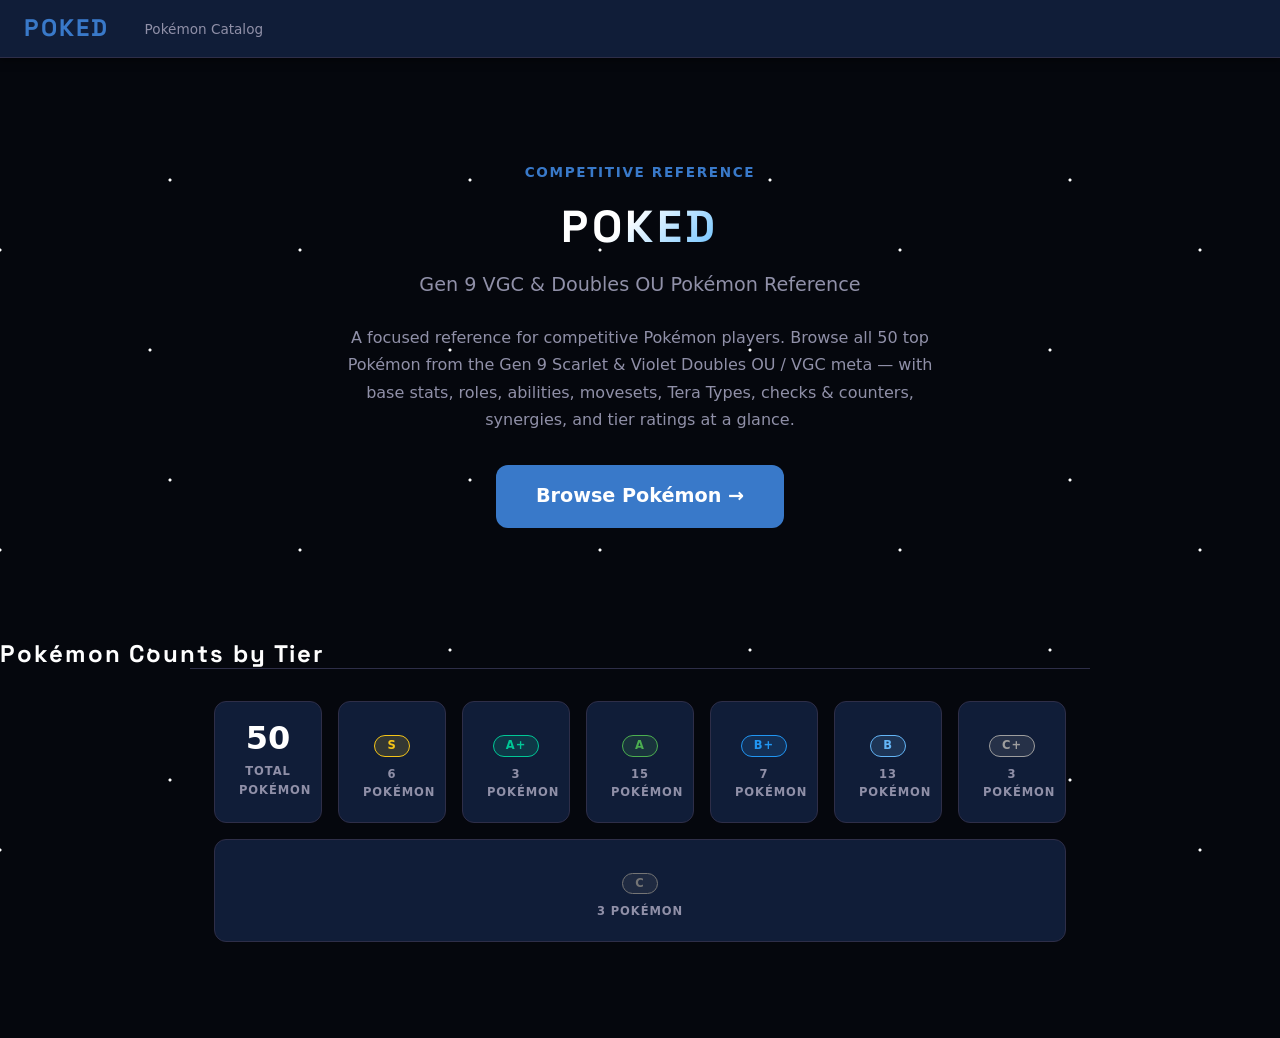
<file: index.html>
<!DOCTYPE html>
<html lang="en">
<head>
  <meta charset="UTF-8" />
  <meta name="viewport" content="width=device-width, initial-scale=1.0" />
  <meta name="description" content="POKED — Gen 9 Scarlet/Violet VGC & Doubles OU Pokémon competitive reference. Browse moves, roles, counters, synergies, and tier rankings." />
  <title>POKED — Gen 9 VGC Reference</title>
  <link rel="stylesheet" href="style.css" />
</head>
<body>

  <!-- ================================================================
       NAVIGATION BAR
       ================================================================ -->
  <nav class="navbar" aria-label="Site navigation">
    <div class="navbar__inner">
      <a href="index.html" class="navbar__brand" aria-label="POKED home">POKED</a>
      <ul class="navbar__links" role="list">
        <li><a href="catalog.html" class="navbar__link">Pokémon Catalog</a></li>
      </ul>
    </div>
  </nav>

  <!-- ================================================================
       MAIN CONTENT
       ================================================================ -->
  <main class="page-main">

    <!-- Hero / landing section -->
    <section class="hero" aria-labelledby="hero-title">
      <p class="hero__eyebrow">Competitive Reference</p>
      <h1 class="hero__title" id="hero-title">POKED</h1>
      <p class="hero__subtitle">Gen 9 VGC &amp; Doubles OU Pokémon Reference</p>
      <p class="hero__desc">
        A focused reference for competitive Pokémon players. Browse all 50 top Pokémon
        from the Gen 9 Scarlet &amp; Violet Doubles OU / VGC meta — with base stats,
        roles, abilities, movesets, Tera Types, checks &amp; counters, synergies, and
        tier ratings at a glance.
      </p>
      <div class="hero__cta">
        <a href="catalog.html" class="btn btn--primary btn--lg">
          Browse Pokémon →
        </a>
      </div>
    </section>

    <!-- Quick stats section — counts computed from data.js inline script below -->
    <section aria-labelledby="stats-heading">
      <h2 id="stats-heading" class="visually-hidden">Pokémon Counts by Tier</h2>
      <div class="stats-grid" id="stats-grid">
        <!-- Populated by the inline script below -->
      </div>
    </section>

  </main>

  <!-- ================================================================
       DATA + INLINE SCRIPT
       Must come after <main> so the DOM is ready.
       ================================================================ -->
  <script src="data.js"></script>
  <script>
    /**
     * Computes tier breakdowns from POKEMON data and renders the stats grid.
     * No external dependencies — reads from the global POKEMON array in data.js.
     */
    (function renderStatsGrid() {
      const grid = document.getElementById('stats-grid');
      if (!grid) return;

      // Count Pokémon per tier
      const tierCounts = {};
      POKEMON.forEach(function(p) {
        tierCounts[p.tier] = (tierCounts[p.tier] || 0) + 1;
      });

      // Ordered list of tiers to display
      const TIERS = ['S', 'A+', 'A', 'B+', 'B', 'C+', 'C'];

      // Helper: map tier string to a CSS class suffix
      function tierClass(tier) {
        return 'tier-' + tier.toLowerCase().replace('+', '-plus');
      }

      // Build the total count card first
      const totalCard = document.createElement('div');
      totalCard.className = 'stat-card';
      totalCard.innerHTML = `
        <div class="stat-card__value">${POKEMON.length}</div>
        <div class="stat-card__label">Total Pokémon</div>
      `;
      grid.appendChild(totalCard);

      // Build one card per tier
      TIERS.forEach(function(tier) {
        const count = tierCounts[tier] || 0;
        const card = document.createElement('div');
        card.className = 'stat-card';
        card.innerHTML = `
          <div class="stat-card__value">
            <span class="tier-badge ${tierClass(tier)}">${tier}</span>
          </div>
          <div class="stat-card__label">${count} Pokémon</div>
        `;
        grid.appendChild(card);
      });
    })();
  </script>

</body>
</html>
</file>
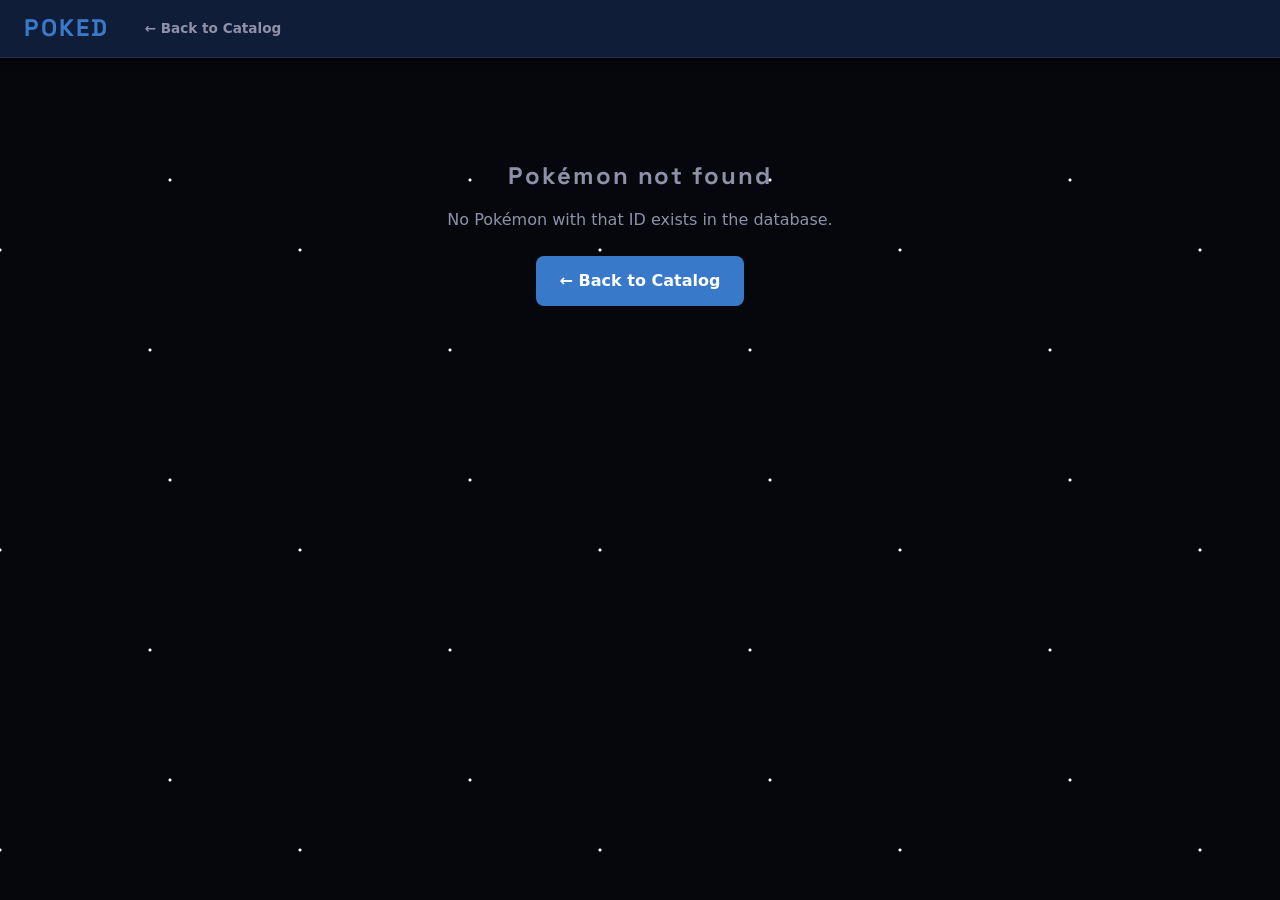
<file: detail.html>
<!DOCTYPE html>
<html lang="en">
<head>
  <meta charset="UTF-8" />
  <meta name="viewport" content="width=device-width, initial-scale=1.0" />
  <!-- Title and description are updated dynamically via JS once the Pokémon is loaded -->
  <title>Pokémon Detail — POKED</title>
  <link rel="stylesheet" href="style.css" />
</head>
<body>

  <!-- ================================================================
       NAVIGATION BAR
       ================================================================ -->
  <nav class="navbar" aria-label="Site navigation">
    <div class="navbar__inner">
      <a href="index.html" class="navbar__brand" aria-label="POKED home">POKED</a>
      <ul class="navbar__links" role="list">
        <li>
          <a href="catalog.html" class="navbar__link navbar__link--back">
            ← Back to Catalog
          </a>
        </li>
      </ul>
    </div>
  </nav>

  <!-- ================================================================
       MAIN CONTENT — populated entirely by JS below
       ================================================================ -->
  <main class="page-main" id="detail-root">
    <div class="container">
      <!-- Placeholder shown while JS is loading (should flash briefly at most) -->
      <p style="color: var(--color-text-secondary); text-align: center; padding: var(--space-16) 0;">
        Loading…
      </p>
    </div>
  </main>

  <!-- ================================================================
       DATA + DETAIL SCRIPT
       ================================================================ -->
  <script src="data.js"></script>
  <script>
    // ----------------------------------------------------------------
    // UTILITY FUNCTIONS
    // ----------------------------------------------------------------

    /**
     * tierCssClass — Converts a tier string to a CSS class suffix.
     * e.g. "A+" → "a-plus",  "S" → "s"
     */
    function tierCssClass(tier) {
      return tier.toLowerCase().replace('+', '-plus');
    }

    /**
     * typeCssClass — Converts a type name to its CSS class.
     * e.g. "Fire" → "type-fire"
     */
    function typeCssClass(type) {
      return 'type-' + type.toLowerCase();
    }

    /**
     * buildTypeBadges — Returns an HTML string of type badge <span>s.
     */
    function buildTypeBadges(types) {
      return types.map(function(t) {
        return `<span class="type-badge ${typeCssClass(t)}">${t}</span>`;
      }).join('');
    }

    /**
     * buildTierBadge — Returns an HTML string for a tier badge.
     */
    function buildTierBadge(tier) {
      return `<span class="tier-badge tier-${tierCssClass(tier)}">${tier}</span>`;
    }

    /**
     * formatId — Zero-pads a Pokémon id to 2 digits with a hash prefix.
     * e.g. 3 → "#03"
     */
    function formatId(id) {
      return '#' + String(id).padStart(2, '0');
    }

    /**
     * buildChips — Returns an HTML string of .chip elements from an array of strings.
     * @param {string[]} items
     * @param {string} [extraClass] — optional extra CSS class for each chip
     */
    function buildChips(items, extraClass) {
      return items.map(function(item) {
        const cls = extraClass ? 'chip ' + extraClass : 'chip';
        return `<span class="${cls}">${item}</span>`;
      }).join('');
    }

    /**
     * buildStatBar — Returns an HTML string for one stat row (label, value, and bar).
     * @param {string} label     — Display label (e.g. "HP")
     * @param {string} key       — CSS modifier key (e.g. "hp")
     * @param {number} value     — The stat value
     * @param {number} maxValue  — The theoretical maximum (255) for proportional width
     */
    function buildStatBar(label, key, value, maxValue) {
      const pct = Math.min(100, Math.round((value / maxValue) * 100));
      return `
        <div class="stat-row stat-row--${key}">
          <span class="stat-row__label">${label}</span>
          <span class="stat-row__value">${value}</span>
          <div class="stat-row__bar-track" aria-hidden="true">
            <div
              class="stat-row__bar-fill"
              style="width: ${pct}%;"
              title="${label}: ${value}"
            ></div>
          </div>
        </div>
      `;
    }

    /**
     * buildRoleList — Returns an HTML string of role list items.
     */
    function buildRoleList(roles) {
      return roles.map(function(role) {
        return `<div class="role-item">${role}</div>`;
      }).join('');
    }

    // ----------------------------------------------------------------
    // MAIN RENDER FUNCTION
    // Reads ?id= from the URL, finds the Pokémon, and injects the full
    // detail view into the page.
    // ----------------------------------------------------------------

    /**
     * getPokemonFromURL — Reads the ?id=N URL parameter and finds the matching
     * Pokémon object from the POKEMON array. Returns null if not found.
     */
    function getPokemonFromURL() {
      const params = new URLSearchParams(window.location.search);
      const idParam = params.get('id');
      if (!idParam) return null;

      const id = parseInt(idParam, 10);
      if (isNaN(id)) return null;

      // Find the Pokémon by its id field
      return POKEMON.find(function(p) { return p.id === id; }) || null;
    }

    /**
     * renderNotFound — Renders a friendly error when no matching Pokémon exists.
     */
    function renderNotFound() {
      const root = document.getElementById('detail-root');
      root.innerHTML = `
        <div class="container">
          <div class="detail-not-found">
            <h2>Pokémon not found</h2>
            <p style="color: var(--color-text-secondary); margin-bottom: var(--space-6);">
              No Pokémon with that ID exists in the database.
            </p>
            <a href="catalog.html" class="btn btn--primary">← Back to Catalog</a>
          </div>
        </div>
      `;
    }

    /**
     * renderDetail — Builds and injects the full Pokémon detail page HTML.
     * @param {Object} p — A Pokémon object from the POKEMON array
     */
    function renderDetail(p) {
      // Update the browser tab title
      document.title = `${p.name} — POKED`;

      // Max stat value used to scale the bar widths (Gen game max is 255)
      const STAT_MAX = 255;

      // Build the full page HTML
      const html = `
        <div class="container">

          <!-- ── Back link ────────────────────────────────────────── -->
          <div class="detail-back">
            <a href="catalog.html" class="btn btn--secondary">← Back to Catalog</a>
          </div>

          <!-- ── Header: name, number, types, tier ────────────────── -->
          <header class="detail-header">
            <div class="detail-header__meta">
              <span class="detail-header__number">${formatId(p.id)}</span>
              ${buildTierBadge(p.tier)}
            </div>
            <h1 class="detail-header__name">${p.name}</h1>
            <div class="detail-header__badges">
              ${buildTypeBadges(p.types)}
            </div>
          </header>

          <!-- ── Detail sections grid ─────────────────────────────── -->
          <div class="detail-body">

            <!-- BASE STATS (full width) -->
            <section class="detail-section detail-section--full" aria-labelledby="sec-stats">
              <h2 class="detail-section__title" id="sec-stats">Base Stats</h2>
              <div class="stat-list">
                ${buildStatBar('HP',  'hp',  p.baseStats.hp,  STAT_MAX)}
                ${buildStatBar('Atk', 'atk', p.baseStats.atk, STAT_MAX)}
                ${buildStatBar('Def', 'def', p.baseStats.def, STAT_MAX)}
                ${buildStatBar('SpA', 'spa', p.baseStats.spa, STAT_MAX)}
                ${buildStatBar('SpD', 'spd', p.baseStats.spd, STAT_MAX)}
                ${buildStatBar('Spe', 'spe', p.baseStats.spe, STAT_MAX)}
              </div>
            </section>

            <!-- ROLES -->
            <section class="detail-section" aria-labelledby="sec-roles">
              <h2 class="detail-section__title" id="sec-roles">Roles</h2>
              <div class="role-list">
                ${buildRoleList(p.roles)}
              </div>
            </section>

            <!-- ABILITIES -->
            <section class="detail-section" aria-labelledby="sec-abilities">
              <h2 class="detail-section__title" id="sec-abilities">Abilities</h2>
              <p class="detail-section__text">${p.abilities}</p>
            </section>

            <!-- COMMON ITEMS -->
            <section class="detail-section" aria-labelledby="sec-items">
              <h2 class="detail-section__title" id="sec-items">Common Items</h2>
              <div class="chip-list">
                ${buildChips(p.items)}
              </div>
            </section>

            <!-- COMMON MOVES -->
            <section class="detail-section" aria-labelledby="sec-moves">
              <h2 class="detail-section__title" id="sec-moves">Common Moves</h2>
              <div class="chip-list">
                ${buildChips(p.moves)}
              </div>
            </section>

            <!-- PREFERRED TERA TYPES -->
            <section class="detail-section" aria-labelledby="sec-tera">
              <h2 class="detail-section__title" id="sec-tera">Preferred Tera Types</h2>
              <div class="chip-list">
                ${buildTypeBadges(p.teraTypes)}
              </div>
            </section>

            <!-- STRENGTHS -->
            <section class="detail-section" aria-labelledby="sec-strengths">
              <h2 class="detail-section__title" id="sec-strengths">Strengths</h2>
              <p class="detail-section__text">${p.strengths}</p>
            </section>

            <!-- WEAKNESSES -->
            <section class="detail-section" aria-labelledby="sec-weaknesses">
              <h2 class="detail-section__title" id="sec-weaknesses">Weaknesses</h2>
              <p class="detail-section__text">${p.weaknesses}</p>
            </section>

            <!-- CHECKS & COUNTERS (full width) -->
            <section class="detail-section detail-section--full" aria-labelledby="sec-checks">
              <h2 class="detail-section__title" id="sec-checks">Checks &amp; Counters</h2>
              <p class="detail-section__text">${p.checksAndCounters}</p>
            </section>

            <!-- POKÉMON COUNTERS -->
            <section class="detail-section" aria-labelledby="sec-pokemon-counters">
              <h2 class="detail-section__title" id="sec-pokemon-counters">Pokémon Counters</h2>
              <div class="chip-list">
                ${buildChips(p.pokemonCounters, 'chip--pokemon')}
              </div>
            </section>

            <!-- SYNERGIES / TEAMMATES -->
            <section class="detail-section" aria-labelledby="sec-synergies">
              <h2 class="detail-section__title" id="sec-synergies">Synergies / Teammates</h2>
              <div class="chip-list">
                ${buildChips(p.synergies, 'chip--pokemon')}
              </div>
            </section>

            <!-- PLAYSTYLE (full width) -->
            <section class="detail-section detail-section--full" aria-labelledby="sec-playstyle">
              <h2 class="detail-section__title" id="sec-playstyle">Playstyle</h2>
              <p class="detail-section__text">${p.playstyle}</p>
            </section>

          </div><!-- /.detail-body -->
        </div><!-- /.container -->
      `;

      // Inject into the page
      const root = document.getElementById('detail-root');
      root.innerHTML = html;
    }

    // ----------------------------------------------------------------
    // ENTRY POINT — Run on page load
    // ----------------------------------------------------------------
    (function init() {
      const pokemon = getPokemonFromURL();

      if (!pokemon) {
        renderNotFound();
        return;
      }

      renderDetail(pokemon);
    })();
  </script>

</body>
</html>
</file>
<file: style.css>
/* =============================================================================
      style.css — POKED Shared Stylesheet
      Gen 9 VGC / Doubles OU Pokémon Reference Site
      Dark base theme. All colors, fonts, and spacing are CSS custom properties
      defined in :root below — edit those to restyle the entire site at once.
      ============================================================================= */


    /* =============================================================================
      CSS CUSTOM PROPERTIES (Design Tokens)
      Change these variables to restyle the whole site.
      ============================================================================= */
    @import url('https://fonts.googleapis.com/css2?family=Cinzel:wght@400;700;900&family=Space+Grotesk:wght@400;500;700&display=swap');
      :root {
      /* --- Background Colors --- */
      --color-bg-page:        #05070D;   /* Main page background */
      --color-bg-surface:     #101D38;   /* Cards, panels, nav background */
      --color-bg-elevated:    #172B4D;   /* Hover states, input backgrounds */
      --color-bg-input:       #12121c;   /* Form input backgrounds */

      /* --- Text Colors --- */
      --color-text-primary:   #e8e8f0;   /* Main body text */
      --color-text-secondary: #9090a8;   /* Captions, labels, muted text */
      --color-text-heading:   #ffffff;   /* Page and section headings */
      --color-text-link:      #7b8cff;   /* Hyperlinks */

      /* --- Accent / Brand Colors --- */
      --color-accent:         #3979C9;   /* Primary accent (buttons, highlights) */
      --color-accent-hover:   #65BFFF;   /* Accent on hover */
      --color-accent-dim:     rgba(95,111,255,0.15); /* Subtle accent tint for backgrounds */

      /* --- Border Colors --- */
      --color-border:         #2e2e48;   /* General borders and dividers */
      --color-border-subtle:  #1e1e30;   /* Subtle inner borders */

      /* --- Tier Badge Colors --- */
      --color-tier-s:         #f5c518;   /* S tier — gold */
      --color-tier-s-bg:      rgba(245,197,24,0.15);
      --color-tier-a-plus:    #00c896;   /* A+ tier — emerald */
      --color-tier-a-plus-bg: rgba(0,200,150,0.15);
      --color-tier-a:         #4caf50;   /* A  tier — green */
      --color-tier-a-bg:      rgba(76,175,80,0.15);
      --color-tier-b-plus:    #2196f3;   /* B+ tier — blue */
      --color-tier-b-plus-bg: rgba(33,150,243,0.15);
      --color-tier-b:         #64b5f6;   /* B  tier — light blue */
      --color-tier-b-bg:      rgba(100,181,246,0.15);
      --color-tier-c-plus:    #9e9e9e;   /* C+ tier — gray */
      --color-tier-c-plus-bg: rgba(158,158,158,0.15);
      --color-tier-c:         #757575;   /* C  tier — dark gray */
      --color-tier-c-bg:      rgba(117,117,117,0.15);

      /* --- Pokémon Type Colors (standard series palette) --- */
      --type-normal:   #A8A878;
      --type-fire:     #F08030;
      --type-water:    #6890F0;
      --type-electric: #F8D030;
      --type-grass:    #78C850;
      --type-ice:      #98D8D8;
      --type-fighting: #C03028;
      --type-poison:   #A040A0;
      --type-ground:   #E0C068;
      --type-flying:   #A890F0;
      --type-psychic:  #F85888;
      --type-bug:      #A8B820;
      --type-rock:     #B8A038;
      --type-ghost:    #705898;
      --type-dragon:   #7038F8;
      --type-dark:     #705848;
      --type-steel:    #B8B8D0;
      --type-fairy:    #EE99AC;

      /* --- Stat Bar Colors --- */
      --color-stat-hp:   #6ac76a;   /* HP bar */
      --color-stat-atk:  #f66;      /* Attack bar */
      --color-stat-def:  #f8a440;   /* Defense bar */
      --color-stat-spa:  #5ab4f5;   /* Sp. Atk bar */
      --color-stat-spd:  #9d7de8;   /* Sp. Def bar */
      --color-stat-spe:  #f8d830;   /* Speed bar */
      --color-stat-bg:   #2a2a3a;   /* Stat bar track background */

      /* --- Typography --- */
      --font-body: 'Outfit', system-ui, sans-serif;
      --font-heading: 'Space Grotesk', serif;
      --font-size-xs: 0.72rem;
      --font-size-sm: 0.85rem;
      --font-size-md: 1rem;
      --font-size-lg: 1.2rem;
      --font-size-xl: 1.5rem;
      --font-size-2xl: 2rem;
      --font-size-3xl: 2.8rem;
  h1, h2, h3, .hero__title, .navbar__brand {
    font-family: var(--font-heading);
    letter-spacing: 0.08em;
  }
      /* --- Spacing Scale --- */
      --space-1: 0.25rem;
      --space-2: 0.5rem;
      --space-3: 0.75rem;
      --space-4: 1rem;
      --space-5: 1.25rem;
      --space-6: 1.5rem;
      --space-8: 2rem;
      --space-10: 2.5rem;
      --space-12: 3rem;
      --space-16: 4rem;

      /* --- Border Radius --- */
      --radius-sm:  4px;
      --radius-md:  8px;
      --radius-lg:  12px;
      --radius-xl:  18px;
      --radius-full: 9999px; /* Pill-shaped buttons / badges */

      /* --- Shadows --- */
      --shadow-card: 0 2px 12px rgba(0,0,0,0.45);
      --shadow-card-hover: 0 6px 24px rgba(95,111,255,0.18);
      --shadow-nav:  0 2px 8px rgba(0,0,0,0.5);

      /* --- Transitions --- */
      --transition-fast: 120ms ease;
      --transition-base: 200ms ease;

      /* --- Layout --- */
      --max-width-site:    1280px;  /* Maximum width of content container */
      --nav-height:        58px;    /* Top navigation bar height */
      --catalog-grid-min:  240px;   /* Minimum Pokémon card width before wrapping */
    }


    /* =============================================================================
      RESET & BASE STYLES
      ============================================================================= */
    *, *::before, *::after {
      box-sizing: border-box;
      margin: 0;
      padding: 0;
    }

    html {
      font-size: 16px;
      scroll-behavior: smooth;
    }

    body  {

      background-color: var(--color-bg-page);
      color: var(--color-text-primary);
      font-family: var(--font-body);
      font-size: var(--font-size-md);
      line-height: 1.6;
      min-height: 100vh;
    }
  body:before {
    content: "";
    position: fixed;
    inset: 0;
    z-index: -1;
    pointer-events: none;
    background:
      radial-gradient(circle, white 1px, transparent 2px) 20px 30px,
      radial-gradient(circle, white 1px, transparent 2px) 150px 100px,
      radial-gradient(circle, white 1px, transparent 2px) 300px 200px;
    background-size: 300px 300px;
    animation: twinkle 4s infinite;
    }
    @keyframes twinkle {                
    0%   { opacity: 0.3; }
    50%  { opacity: 1; }
    100% { opacity: 0.3; }
    }
    a { 
      color: var(--color-text-link);
      text-decoration: none;
      transition: color var(--transition-fast);
    }

    a:hover {
      color: var(--color-accent-hover);
      text-decoration: underline;
    }

    ul, ol {
      list-style: none;
    }

    img {
      max-width: 100%;
      display: block;
    }

    button {
      cursor: pointer;
      font-family: var(--font-body);
    }

    h1, h2, h3, h4, h5, h6 {
      color: var(--color-text-heading);
      line-height: 1.2;
    }


    /* =============================================================================
      NAVIGATION BAR
      ============================================================================= */
    .navbar {
      position: sticky;
      top: 0;
      z-index: 100;
      height: var(--nav-height);
      background-color: var(--color-bg-surface);
      border-bottom: 1px solid var(--color-border);
      box-shadow: var(--shadow-nav);
      display: flex;
      align-items: center;
    }

    .navbar__inner {
      width: 100%;
      max-width: var(--max-width-site);
      margin: 0 auto;
      padding: 0 var(--space-6);
      display: flex;
      align-items: center;
      gap: var(--space-6);
    }

    /* Site wordmark / logo text */
    .navbar__brand {
      font-size: var(--font-size-xl);
      font-weight: 800;
      letter-spacing: 0.05em;
      color: var(--color-accent);
      text-decoration: none;
    }

    .navbar__brand:hover {
      color: var(--color-accent-hover);
      text-decoration: none;
    }

    .navbar__links {
      display: flex;
      gap: var(--space-4);
      align-items: center;
      flex: 1;
    }

    .navbar__link {
      font-size: var(--font-size-sm);
      font-weight: 500;
      color: var(--color-text-secondary);
      padding: var(--space-2) var(--space-3);
      border-radius: var(--radius-sm);
      transition: color var(--transition-fast), background-color var(--transition-fast);
    }

    .navbar__link:hover {
      color: var(--color-text-primary);
      background-color: var(--color-bg-elevated);
      text-decoration: none;
    }

    .navbar__link--back {
      display: inline-flex;
      align-items: center;
      gap: var(--space-2);
      font-weight: 600;
    }


    /* =============================================================================
      SHARED LAYOUT HELPERS
      ============================================================================= */
    .container {
      max-width: var(--max-width-site);
      margin: 0 auto;
      padding: 0 var(--space-6);
    }

    .page-main {
      padding: var(--space-10) 0 var(--space-16) 0;
    }


    /* =============================================================================
      BUTTONS
      ============================================================================= */
    .btn {
      display: inline-flex;
      align-items: center;
      gap: var(--space-2);
      padding: var(--space-3) var(--space-6);
      border: none;
      border-radius: var(--radius-md);
      font-size: var(--font-size-md);
      font-weight: 600;
      text-decoration: none;
      transition: background-color var(--transition-base), color var(--transition-base), transform var(--transition-fast);
      cursor: pointer;
    }

    .btn:hover {
      text-decoration: none;
      transform: translateY(-1px);
    }

    .btn:active {
      transform: translateY(0);
    }

    /* Primary (accent) button */
    .btn--primary {
      background-color: var(--color-accent);
      color: #ffffff;
    }

    .btn--primary:hover {
      background-color: var(--color-accent-hover);
      color: #ffffff;
    }

    /* Secondary / ghost button */
    .btn--secondary {
      background-color: var(--color-bg-elevated);
      color: var(--color-text-primary);
      border: 1px solid var(--color-border);
    }

    .btn--secondary:hover {
      background-color: var(--color-accent-dim);
      border-color: var(--color-accent);
      color: var(--color-text-heading);
    }

    /* Large size modifier */
    .btn--lg {
      padding: var(--space-4) var(--space-10);
      font-size: var(--font-size-lg);
      border-radius: var(--radius-lg);
    }

    /* Active / selected state for filter buttons */
    .btn--active {
      background-color: var(--color-accent);
      color: #ffffff;
      border-color: var(--color-accent);
    }
    .fav-btn {
      background : #172B4D;
      border : none;
      color : #FFD700;
      font-size : 1.5rem;
      cursor : pointer;
      transition: transform 200ms ease, color 200ms ease;
    }
    .fav-btn:hover{
      transform: scale(1.3);
    }
    /* =============================================================================
      INDEX PAGE — Landing / Main Menu
      ============================================================================= */

    /* Full-height hero section */
    .hero {
      display: flex;
      flex-direction: column;
      align-items: center;
      justify-content: center;
      text-align: center;
      padding: var(--space-16) var(--space-6);
      min-height: calc(60vh - var(--nav-height));
    }

    .hero__eyebrow {
      font-size: var(--font-size-sm);
      font-weight: 600;
      letter-spacing: 0.12em;
      text-transform: uppercase;
      color: var(--color-accent);
      margin-bottom: var(--space-4);
    }

    .hero__title {
      font-size: var(--font-size-3xl);
      font-weight: 900;
      letter-spacing: -0.02em;
      background: linear-gradient(135deg, var(--color-text-heading) 40%, var(--color-accent-hover));
      -webkit-background-clip: text;
      -webkit-text-fill-color: transparent;
      background-clip: text;
      margin-bottom: var(--space-4);
      animation : twinkle 3s infinite;
    }

    .hero__subtitle {
      font-size: var(--font-size-lg);
      color: var(--color-text-secondary);
      max-width: 540px;
      margin-bottom: var(--space-6);
    }

    .hero__desc {
      font-size: var(--font-size-md);
      color: var(--color-text-secondary);
      max-width: 600px;
      margin-bottom: var(--space-8);
      line-height: 1.7;
    }

    .hero__cta {
      margin-bottom: var(--space-12);
    }

    /* Quick-stats row on index page */
    .stats-grid {
      display: flex;
      flex-wrap: wrap;
      gap: var(--space-4);
      justify-content: center;
      padding: var(--space-8) var(--space-6);
      border-top: 1px solid var(--color-border);
      max-width: 900px;
      margin: 0 auto;
    }

    .stat-card {
      background-color: var(--color-bg-surface);
      border: 1px solid var(--color-border);
      border-radius: var(--radius-lg);
      padding: var(--space-5) var(--space-6);
      text-align: center;
      min-width: 100px;
      flex: 1 1 100px;
    }

    .stat-card__value {
      font-size: var(--font-size-2xl);
      font-weight: 800;
      color: var(--color-text-heading);
      line-height: 1;
      margin-bottom: var(--space-2);
    }

    .stat-card__label {
      font-size: var(--font-size-xs);
      font-weight: 600;
      letter-spacing: 0.08em;
      text-transform: uppercase;
      color: var(--color-text-secondary);
    }


    /* =============================================================================
      CATALOG PAGE — Pokémon Grid
      ============================================================================= */

    /* Toolbar: search + filter + sort row */
    .catalog-toolbar {
      display: flex;
      flex-wrap: wrap;
      gap: var(--space-4);
      align-items: flex-start;
      margin-bottom: var(--space-6);
    }

    /* Search input wrapper */
    .search-wrap {
      flex: 1 1 200px;
    }

    .search-input {
      width: 100%;
      padding: var(--space-3) var(--space-4);
      background-color: var(--color-bg-input);
      border: 1px solid var(--color-border);
      border-radius: var(--radius-md);
      color: var(--color-text-primary);
      font-size: var(--font-size-md);
      font-family: var(--font-body);
      transition: border-color var(--transition-fast), box-shadow var(--transition-fast);
      outline: none;
    }

    .search-input::placeholder {
      color: var(--color-text-secondary);
    }

    .search-input:focus {
      border-color: var(--color-accent);
      box-shadow: 0 0 0 3px var(--color-accent-dim);
    }

    /* Row of filter / sort buttons */
    .filter-row {
      display: flex;
      flex-wrap: wrap;
      gap: var(--space-2);
      align-items: center;
    }

    .filter-label {
      font-size: var(--font-size-xs);
      text-transform: uppercase;
      letter-spacing: 0.08em;
      color: var(--color-text-secondary);
      font-weight: 600;
      margin-right: var(--space-1);
    }

    /* Filter / sort button base style */
    .filter-btn {
      padding: var(--space-2) var(--space-3);
      background-color: var(--color-bg-elevated);
      border: 1px solid var(--color-border);
      border-radius: var(--radius-sm);
      color: var(--color-text-secondary);
      font-size: var(--font-size-sm);
      font-weight: 500;
      transition: background-color var(--transition-fast), color var(--transition-fast), border-color var(--transition-fast);
    }

    .filter-btn:hover {
      background-color: var(--color-accent-dim);
      border-color: var(--color-accent);
      color: var(--color-text-primary);
    }

    .filter-btn.btn--active {
      background-color: var(--color-accent);
      border-color: var(--color-accent);
      color: #fff;
    }

    /* Result count indicator */
    .catalog-count {
      font-size: var(--font-size-sm);
      color: var(--color-text-secondary);
      margin-bottom: var(--space-4);
    }

    /* Pokémon grid layout */
    .pokemon-grid {
      display: grid;
      grid-template-columns: repeat(auto-fill, minmax(var(--catalog-grid-min), 1fr));
      gap: var(--space-5);
    }

    /* No-results message */
    .catalog-empty {
      grid-column: 1 / -1;
      text-align: center;
      padding: var(--space-16);
      color: var(--color-text-secondary);
      font-size: var(--font-size-lg);
    }


    /* =============================================================================
      POKÉMON CARD (used in catalog grid)
      ============================================================================= */
    .pokemon-card {
      background-color: rgba(16, 29, 56, 0.55);
      backdrop-filter: blur(6px);
      border: 1px solid rgba(101, 191, 255, 0.35);
      border-top: 3px solid var(--color-tier-s);  
      border-radius: 4px 24px 4px 24px;                
      padding: var(--space-5);
      cursor: pointer;
      text-decoration: none;
      display: flex;
      flex-direction: column;
      gap: var(--space-3);
      transition:
        transform var(--transition-base),
        box-shadow var(--transition-base),
        border-color var(--transition-base);
      box-shadow: 0 0 10px rgba(216, 236, 250, 0.45);
    }

    .pokemon-card:hover {
      transform: translateY(-3px);
      box-shadow: var(--shadow-card-hover);
      border-color: var(--color-accent);
      text-decoration: none;
    }

    /* Card header row: number + tier badge */
    .card__header {
      display: flex;
      justify-content: space-between;
      align-items: center;
    }

    .card__number {
      font-size: var(--font-size-xs);
      font-weight: 700;
      font-family: var(--font-mono);
      color: var(--color-text-secondary);
      letter-spacing: 0.05em;
    }

    /* Pokémon name */
    .card__name {
      font-size: var(--font-size-lg);
      font-weight: 700;
      color: var(--color-text-heading);
      line-height: 1.2;
    }
    .card__img {
      width: 120px;
      height: 120px;
      object-fit: contain;
      margin: 0 auto;
      filter: drop-shadow(0 0 10px rgba(101, 191, 255, 0.5));
    }
    .card__img {
  transition: filter 200ms ease, transform 200ms ease;
}

    .pokemon-card:hover .card__img {
      filter: drop-shadow(0 0 18px rgba(255, 216, 107, 0.8));
      transform: scale(1.08);
    } 
    /* Type badges row */
    .card__types {
      display: flex;
      flex-wrap: wrap;
      gap: var(--space-2);
    }

    /* Roles (first 2, truncated) */
    .card__roles {
      font-size: var(--font-size-xs);
      color: var(--color-text-secondary);
      line-height: 1.4;
      margin-top: auto; /* Push to bottom of card */
    }


    /* =============================================================================
      TYPE BADGES
      Shared across cards and detail page.
      Each type gets a class derived from its lowercase name (e.g. .type-fire).
      ============================================================================= */
    .type-badge {
      display: inline-block;
      padding: var(--space-1) var(--space-3);
      border-radius: var(--radius-full);
      font-size: var(--font-size-xs);
      font-weight: 700;
      letter-spacing: 0.06em;
      text-transform: uppercase;
      color: #fff;
      /* text shadow for contrast on light type colors */
      text-shadow: 0 1px 2px rgba(0,0,0,0.5);
    }

    /* One class per type, using the variables defined in :root */
    .type-normal   { background-color: var(--type-normal); }
    .type-fire     { background-color: var(--type-fire); }
    .type-water    { background-color: var(--type-water); }
    .type-electric { background-color: var(--type-electric); color: #222; text-shadow: none; }
    .type-grass    { background-color: var(--type-grass); color: #fff; }
    .type-ice      { background-color: var(--type-ice); color: #333; text-shadow: none; }
    .type-fighting { background-color: var(--type-fighting); }
    .type-poison   { background-color: var(--type-poison); }
    .type-ground   { background-color: var(--type-ground); color: #333; text-shadow: none; }
    .type-flying   { background-color: var(--type-flying); }
    .type-psychic  { background-color: var(--type-psychic); }
    .type-bug      { background-color: var(--type-bug); }
    .type-rock     { background-color: var(--type-rock); }
    .type-ghost    { background-color: var(--type-ghost); }
    .type-dragon   { background-color: var(--type-dragon); }
    .type-dark     { background-color: var(--type-dark); }
    .type-steel    { background-color: var(--type-steel); color: #333; text-shadow: none; }
    .type-fairy    { background-color: var(--type-fairy); color: #333; text-shadow: none; }


    /* =============================================================================
      TIER BADGES
      ============================================================================= */
    .tier-badge {
      display: inline-block;
      padding: var(--space-1) var(--space-3);
      border-radius: var(--radius-full);
      font-size: var(--font-size-xs);
      font-weight: 800;
      letter-spacing: 0.08em;
      text-transform: uppercase;
    }

    .tier-s    { color: var(--color-tier-s);      background-color: var(--color-tier-s-bg);      border: 1px solid var(--color-tier-s); }
    .tier-a-plus { color: var(--color-tier-a-plus); background-color: var(--color-tier-a-plus-bg); border: 1px solid var(--color-tier-a-plus); }
    .tier-a    { color: var(--color-tier-a);      background-color: var(--color-tier-a-bg);      border: 1px solid var(--color-tier-a); }
    .tier-b-plus { color: var(--color-tier-b-plus); background-color: var(--color-tier-b-plus-bg); border: 1px solid var(--color-tier-b-plus); }
    .tier-b    { color: var(--color-tier-b);      background-color: var(--color-tier-b-bg);      border: 1px solid var(--color-tier-b); }
    .tier-c-plus { color: var(--color-tier-c-plus); background-color: var(--color-tier-c-plus-bg); border: 1px solid var(--color-tier-c-plus); }
    .tier-c    { color: var(--color-tier-c);      background-color: var(--color-tier-c-bg);      border: 1px solid var(--color-tier-c); }


    /* =============================================================================
      STAT BARS (used on detail page)
      ============================================================================= */
    .stat-list {
      display: flex;
      flex-direction: column;
      gap: var(--space-3);
    }

    .stat-row {
      display: grid;
      grid-template-columns: 60px 38px 1fr;
      align-items: center;
      gap: var(--space-3);
    }

    .stat-row__label {
      font-size: var(--font-size-xs);
      font-weight: 700;
      text-transform: uppercase;
      letter-spacing: 0.05em;
      color: var(--color-text-secondary);
      text-align: right;
    }

    .stat-row__value {
      font-size: var(--font-size-sm);
      font-weight: 700;
      font-family: var(--font-mono);
      color: var(--color-text-primary);
      text-align: right;
    }

    /* Stat bar track */
    .stat-row__bar-track {
      height: 10px;
      background-color: var(--color-stat-bg);
      border-radius: var(--radius-full);
      overflow: hidden;
    }

    /* Animated fill — width set via inline style in JS */
    .stat-row__bar-fill {
      height: 100%;
      border-radius: var(--radius-full);
      transition: width 600ms cubic-bezier(0.22, 1, 0.36, 1);
    }

    /* Stat-specific fill colors */
    .stat-row--hp   .stat-row__bar-fill { background-color: var(--color-stat-hp); }
    .stat-row--atk  .stat-row__bar-fill { background-color: var(--color-stat-atk); }
    .stat-row--def  .stat-row__bar-fill { background-color: var(--color-stat-def); }
    .stat-row--spa  .stat-row__bar-fill { background-color: var(--color-stat-spa); }
    .stat-row--spd  .stat-row__bar-fill { background-color: var(--color-stat-spd); }
    .stat-row--spe  .stat-row__bar-fill { background-color: var(--color-stat-spe); }


    /* =============================================================================
      DETAIL PAGE
      ============================================================================= */

    /* Breadcrumb / back navigation line */
    .detail-back {
      margin-bottom: var(--space-6);
    }

    /* Header section: name, number, types, tier */
    .detail-header {
      display: flex;
      flex-direction: column;
      gap: var(--space-3);
      margin-bottom: var(--space-8);
      padding-bottom: var(--space-6);
      border-bottom: 1px solid var(--color-border);
    }

    .detail-header__meta {
      display: flex;
      align-items: center;
      gap: var(--space-3);
      flex-wrap: wrap;
    }

    .detail-header__number {
      font-size: var(--font-size-sm);
      font-family: var(--font-mono);
      color: var(--color-text-secondary);
      font-weight: 700;
      letter-spacing: 0.06em;
    }

    .detail-header__name {
      font-size: var(--font-size-2xl);
      font-weight: 900;
      color: var(--color-text-heading);
      letter-spacing: -0.01em;
    }

    .detail-header__badges {
      display: flex;
      gap: var(--space-2);
      flex-wrap: wrap;
      align-items: center;
    }

    /* Grid layout for the content sections */
    .detail-body {
      display: grid;
      grid-template-columns: 1fr 1fr;
      gap: var(--space-6);
    }

    /* A detail section block */
    .detail-section {
      background-color: var(--color-bg-surface);
      border: 1px solid var(--color-border);
      border-radius: var(--radius-lg);
      padding: var(--space-5) var(--space-6);
    }

    /* Section title */
    .detail-section__title {
      font-size: var(--font-size-xs);
      font-weight: 700;
      text-transform: uppercase;
      letter-spacing: 0.1em;
      color: var(--color-accent);
      margin-bottom: var(--space-4);
    }

    /* Sections that span the full width */
    .detail-section--full {
      grid-column: 1 / -1;
    }

    /* Plain text paragraphs within detail sections */
    .detail-section__text {
      font-size: var(--font-size-sm);
      color: var(--color-text-primary);
      line-height: 1.7;
    }

    /* Chip / tag elements (items, moves, counters, synergies) */
    .chip-list {
      display: flex;
      flex-wrap: wrap;
      gap: var(--space-2);
    }

    .chip {
      display: inline-block;
      padding: var(--space-1) var(--space-3);
      background-color: var(--color-bg-elevated);
      border: 1px solid var(--color-border);
      border-radius: var(--radius-full);
      font-size: var(--font-size-xs);
      font-weight: 500;
      color: var(--color-text-primary);
      white-space: nowrap;
    }

    /* Pokémon counter / synergy name chips (slightly highlighted) */
    .chip--pokemon {
      background-color: var(--color-accent-dim);
      border-color: var(--color-accent);
      color: var(--color-accent-hover);
      font-weight: 600;
    }

    /* Role list items */
    .role-list {
      display: flex;
      flex-direction: column;
      gap: var(--space-2);
    }

    .role-item {
      font-size: var(--font-size-sm);
      color: var(--color-text-primary);
      padding-left: var(--space-4);
      position: relative;
    }

    .role-item::before {
      content: "›";
      position: absolute;
      left: 0;
      color: var(--color-accent);
      font-weight: 700;
    }

    /* 404/Not-found message on detail page */
    .detail-not-found {
      text-align: center;
      padding: var(--space-16);
    }

    .detail-not-found h2 {
      font-size: var(--font-size-xl);
      color: var(--color-text-secondary);
      margin-bottom: var(--space-4);
    }


    /* =============================================================================
      RESPONSIVE BREAKPOINTS
      ============================================================================= */

    /* --- Tablet (max 900px) --- */
    @media (max-width: 900px) {
      :root {
        --catalog-grid-min: 200px;
      }

      .detail-body {
        grid-template-columns: 1fr;
      }

      .detail-section--full {
        grid-column: 1;
      }

      .hero__title {
        font-size: var(--font-size-2xl);
      }
    }

    /* --- Mobile (max 600px) --- */
    @media (max-width: 600px) {
      :root {
        --space-6: 1rem;
        --catalog-grid-min: 150px;
      }

      .navbar__inner {
        padding: 0 var(--space-4);
      }

      .hero {
        padding: var(--space-10) var(--space-4);
      }

      .hero__title {
        font-size: var(--font-size-xl);
      }

      .hero__subtitle {
        font-size: var(--font-size-md);
      }

      .catalog-toolbar {
        flex-direction: column;
        gap: var(--space-3);
      }

      .filter-row {
        gap: var(--space-2);
      }

      .stats-grid {
        padding: var(--space-6) var(--space-4);
      }

      .stat-card {
        min-width: 80px;
        padding: var(--space-4);
      }

      .detail-header__name {
        font-size: var(--font-size-xl);
      }

      .stat-row {
        grid-template-columns: 48px 32px 1fr;
      }
    }

    /* --- Small mobile (max 380px) --- */
    @media (max-width: 380px) {
      :root {
        --catalog-grid-min: 140px;
      }

      .btn--lg {
        padding: var(--space-3) var(--space-6);
        font-size: var(--font-size-md);
      }
    }
    /*QUICK WIEW */ 
    .quick-view-btn {
        background: #5f6fff;
        color: #ffffff;
        border: none;
        border-radius: 8px;
        padding: 7px 14px;
        font-size: 13px;
        font-weight: 600;
        cursor: pointer;
        transition: background 0.2s ease;
}

    .quick-view-btn:hover {
      background: #7b8cff;
    }
    .quick-view-overlay {
        display: none;
        color: #00c896;
        position: fixed;
        inset: 0;
        background: rgba(39, 38, 39, 0.8);
        z-index: 1000;
        justify-content: center;
        align-items: center;
      }

      .quick-view-overlay.active {
        display: flex;
      }

      .quick-view-modal {
        color: #00c896;
        background: var(--color-bg-surface);
        border: 1px solid var(--color-border);
        border-radius: 16px;
        padding: 24px;
        width: min(90%, 450px);
        position: relative;
      }

      #quick-view-close {
        position: absolute;
        top: 12px;
        right: 12px;
        cursor: pointer;
        background: transparent;
        border: none;
        color: var(--color-text-primary);
        font-size: 20px;
      }

      #quick-view-content {
        margin-top: 20px;
      }
</file>
